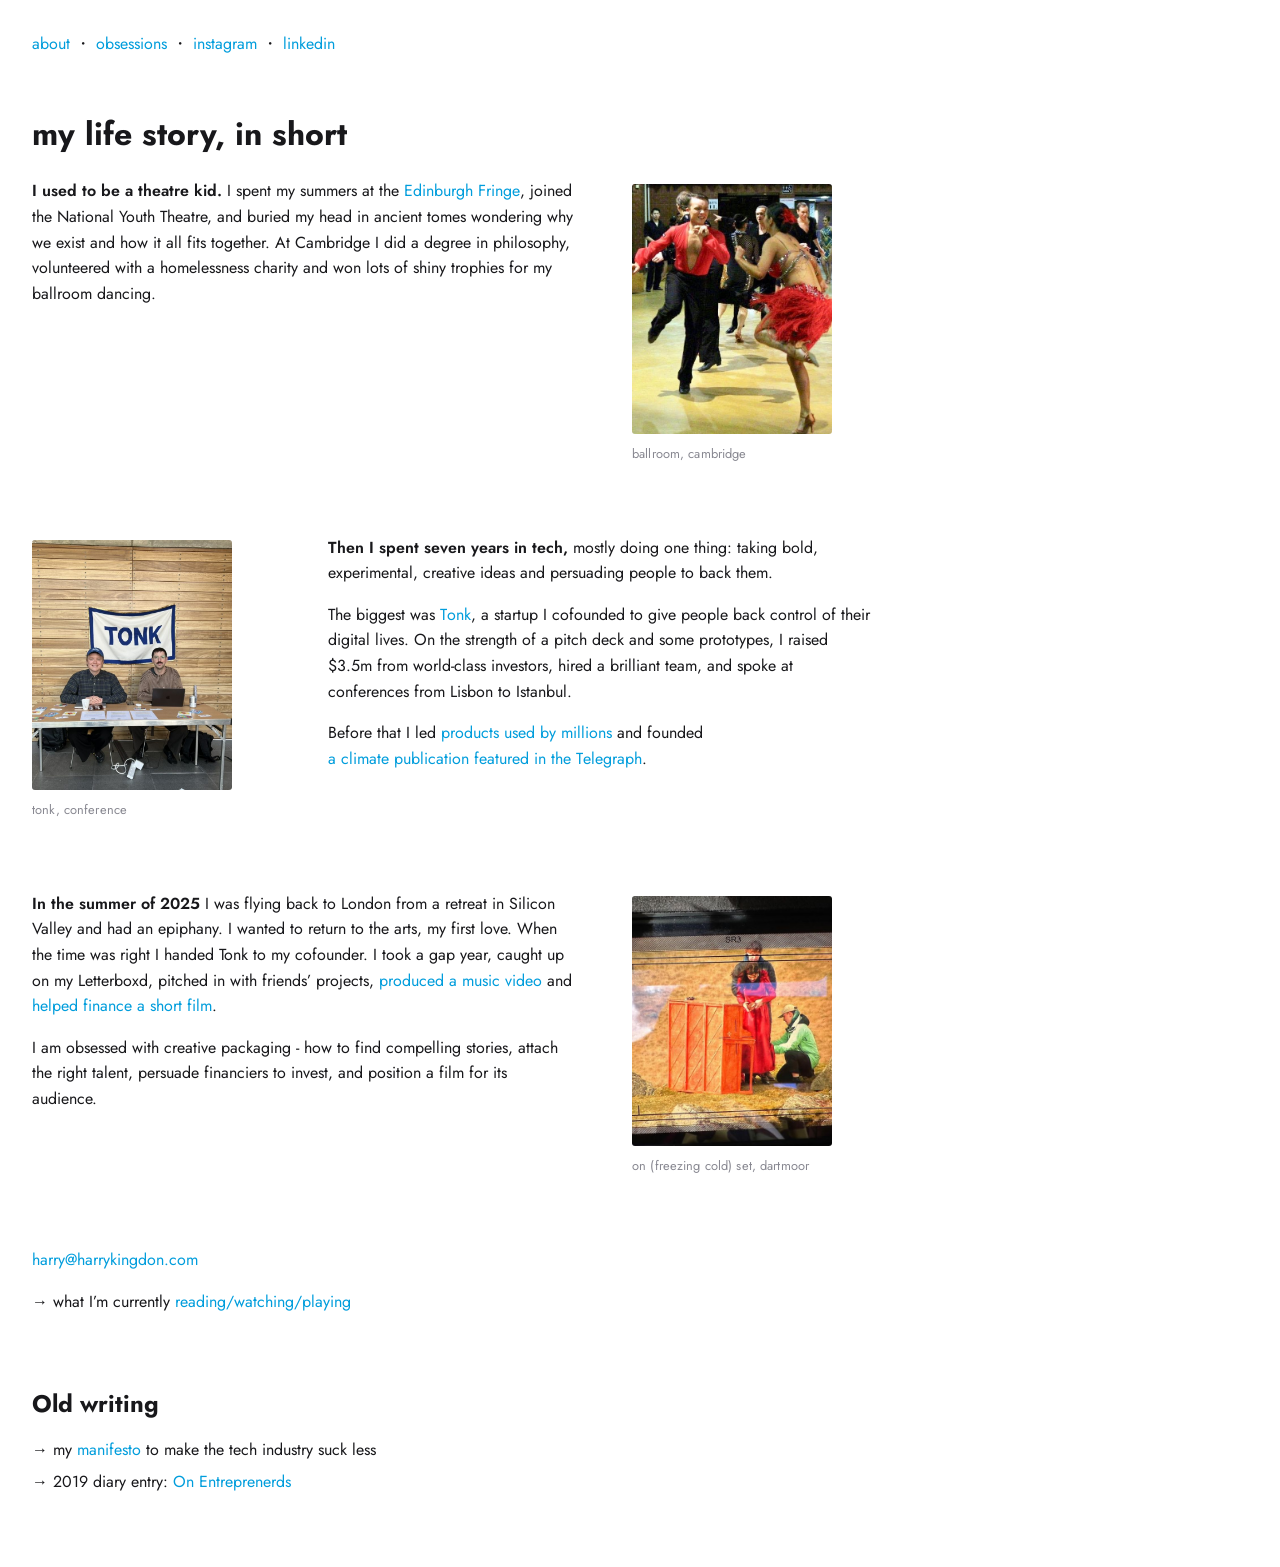
<file: index.html>
<!DOCTYPE html>
<html lang="en">
<head>
    <meta charset="UTF-8">
    <meta name="viewport" content="width=device-width, initial-scale=1.0">
    <title>Harry Kingdon</title>
    <link rel="stylesheet" href="style.css">
    <meta name="description" content="Harry Kingdon: film, tech, and the story so far.">
    <meta property="og:title" content="Harry Kingdon">
    <meta name="twitter:title" content="Harry Kingdon">
    <link rel="icon" href="public/favicon.jpg" type="image/x-icon">
    <link rel="preconnect" href="https://fonts.googleapis.com">
    <link rel="preconnect" href="https://fonts.gstatic.com" crossorigin>
    <link href="https://fonts.googleapis.com/css2?family=Jost:ital,wght@0,100..900;1,100..900&display=swap" rel="stylesheet">
    <style>
        .bio main { max-width: 860px; margin: 3.5rem 0 4rem; }
        .bio section { margin: 0 0 4.5rem; }
        .bio h2 { margin: 0 0 1rem; }
        .bio p, .bio li { line-height: 1.6; max-width: 34rem; }
        .bio p { margin: 0 0 1rem; }
        .bio strong { font-weight: 600; }
        .bio ul { list-style: disc; padding-left: 1.25rem; margin: 0 0 1.2rem; }
        .bio li { margin-bottom: .35rem; padding-left: .2rem; }
        .bio li::marker { color: hsl(240, 4%, 55%); }
        .bio figure { margin: 1.5rem 0 0; max-width: 200px; }
        .bio figure img { width: 100%; aspect-ratio: 4 / 5; object-fit: cover; display: block; border-radius: 3px; }
        .bio figcaption { margin-top: .6rem; font-size: .8rem; color: hsl(240, 4%, 55%); letter-spacing: .01em; }
        .bio .placeholder { border-radius: 3px; aspect-ratio: 4 / 5; background-color: hsl(40, 10%, 95%); display: flex; align-items: center;
                            justify-content: center; font-size: .8rem; color: hsl(240, 4%, 55%); text-align: center; padding: 1rem; }
        .bio .old p { margin-bottom: .4rem; }
        .bio .blue { color: #009DDC; }
        @media (max-width: 819px) {
            .bio figure { margin: 2rem auto 0; max-width: 240px; }
            .bio figcaption { text-align: center; }
        }
        @media (min-width: 820px) {
            .bio section.photo { display: grid; grid-template-columns: minmax(0, 34rem) 240px; column-gap: 3.5rem; align-items: start; }
            .bio section.photo figure { margin-top: .35rem; }
            .bio section.photo.flip { grid-template-columns: 240px minmax(0, 34rem); }
            .bio section.photo.flip figure { order: -1; }
        }
    </style>
</head>
<body class="bio">
    <header>
        <nav>
            <div class="nav-links">
                <a href="index.html" class="wiggle">about</a>
                ・
                <a href="obsessions.html" class="wiggle">obsessions</a>
                ・
                <a href="https://www.instagram.com/harry_kingdon/" class="wiggle">instagram</a>
                ・
                <a href="https://www.linkedin.com/in/harry-kingdon-12b00a126/" class="wiggle" target="_blank">linkedin</a>
            </div>
        </nav>
    </header>

    <main>
        <h1>my life story, in short</h1>
        <section class="photo">
            <div>
                <p><strong>I used to be a theatre kid.</strong> I spent my summers at the <a href="https://www.britishtheatreguide.info/reviews/the-hampstead-m-pleasance-dome-11861" class="wiggle" target="_blank">Edinburgh Fringe</a>, joined the National Youth Theatre, and buried my head in ancient tomes wondering why we exist and how it all fits together. At Cambridge I did a degree in philosophy, volunteered with a homelessness charity and won lots of shiny trophies for my ballroom dancing.</p>
            </div>
            <figure>
                <img src="public/ballroom.jpg" alt="Harry competing in Latin ballroom dance" loading="lazy" style="object-position: 40% 50%">
                <figcaption>ballroom, cambridge</figcaption>
            </figure>
        </section>
        <section class="photo flip">
            <div>
                <p><strong>Then I spent seven years in tech,</strong> mostly doing one thing: taking bold, experimental, creative ideas and persuading people to back them.</p>
                <p>The biggest was <a href="https://tonk.xyz" class="wiggle" target="_blank">Tonk</a>, a startup I cofounded to give people back control of their digital lives. On the strength of a pitch deck and some prototypes, I raised $3.5m from world-class investors, hired a brilliant team, and spoke at conferences from Lisbon to Istanbul.</p>
                <p>Before that I led <a href="https://www.standard.co.uk/culture/gaming/fortnite-epic-games-children-kids-cabined-accounts-online-safety-b1046130.html" class="wiggle" target="_blank">products used by millions</a> and founded <a href="https://www.telegraph.co.uk/food-and-drink/features/takeaway-pints-rage-plastic-pollution/" class="wiggle" target="_blank">a climate publication featured in the Telegraph</a>.</p>
            </div>
            <figure>
                <img src="public/tonk-cambridge.jpg" alt="Harry at a Tonk stand in Cambridge" loading="lazy" style="object-position: 72% 50%">
                <figcaption>tonk, conference</figcaption>
            </figure>
        </section>
        <section class="photo">
            <div>
                <p><strong>In the summer of 2025</strong> I was flying back to London from a retreat in Silicon Valley and had an epiphany. I wanted to return to the arts, my first love. When the time was right I handed Tonk to my cofounder. I took a gap year, caught up on my Letterboxd, pitched in with friends’ projects, <a href="https://www.youtube.com/watch?v=N9InkmoVCoE" class="wiggle" target="_blank">produced a music video</a> and <a href="https://emmaparkinson.co.uk/" class="wiggle" target="_blank">helped finance a short film</a>.</p>
                <p>I am obsessed with creative packaging - how to find compelling stories, attach the right talent, persuade financiers to invest, and position a film for its audience.</p>
            </div>
            <figure>
                <img src="public/dartmoor.jpg" alt="On location in Dartmoor, seen through the camera monitor" loading="lazy" style="object-position: 52% 50%">
                <figcaption>on (freezing cold) set, dartmoor</figcaption>
            </figure>
        </section>
        <section>
            <div>
                <p><a href="mailto:harry@harrykingdon.com" class="wiggle">harry@harrykingdon.com</a></p>
                <p>→ what I’m currently <a href="obsessions.html" class="wiggle">reading/watching/playing</a></p>
            </div>
        </section>
        <section class="old">
            <h2>Old writing</h2>
            <p>→ my <a href="dream.html" class="wiggle">manifesto</a> to make the tech industry suck less</p>
            <p>→ 2019 diary entry: <a href="https://medium.com/swlh/on-entreprenerds-59a8c569f915" class="wiggle" target="_blank">On Entreprenerds</a></p>
        </section>
    </main>
</body>
<script>
    document.querySelectorAll('.wiggle').forEach(link => {
        const text = link.textContent;
        link.textContent = '';
        [...text].forEach((char, i) => {
            const span = document.createElement('span');
            span.textContent = char === ' ' ? '\u00A0' : char;
            span.style.setProperty('--i', i);
            link.appendChild(span);
        });
    });
</script>
<script>
    document.querySelectorAll('.wiggle_static').forEach(link => {
        const text = link.textContent;
        link.textContent = '';
        [...text].forEach((char, i) => {
            const span = document.createElement('span');
            span.textContent = char === ' ' ? '\u00A0' : char;
            span.style.setProperty('--i', i);
            link.appendChild(span);
        });
    });
</script>
</html>
</file>
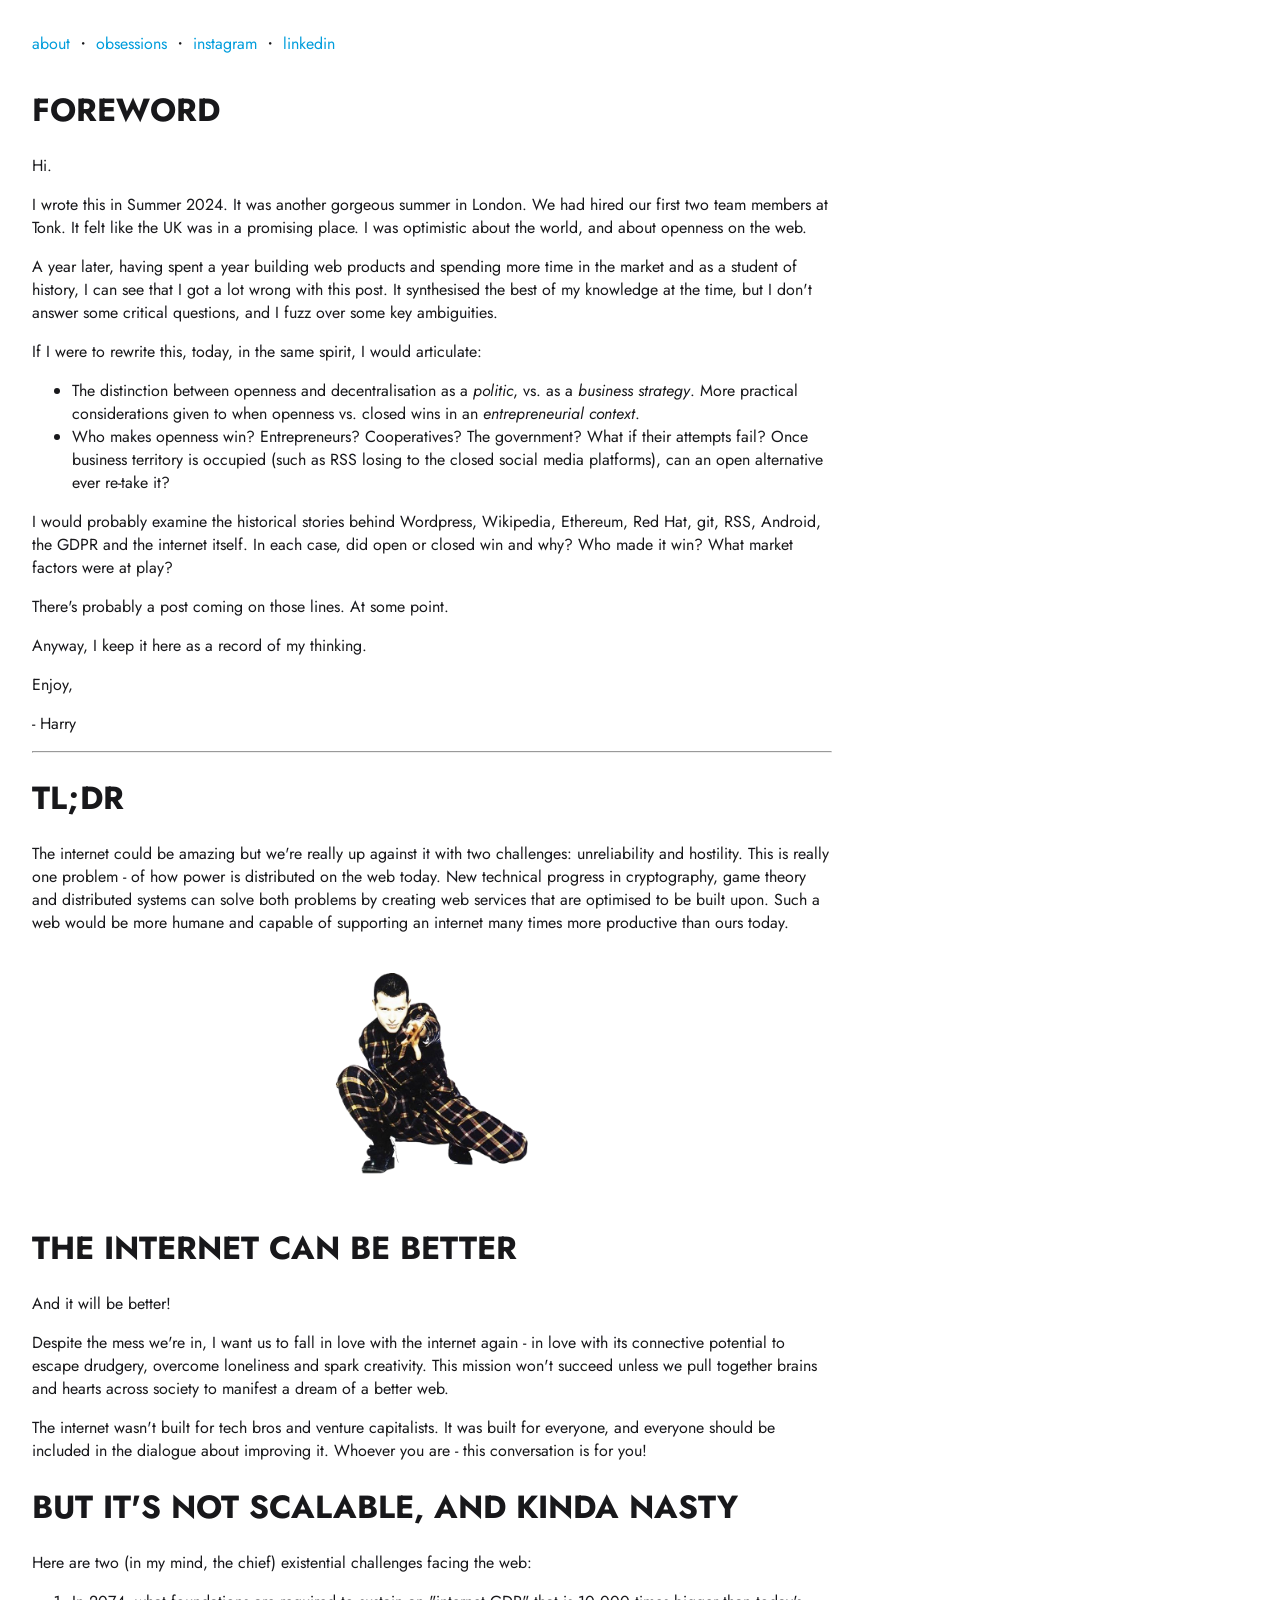
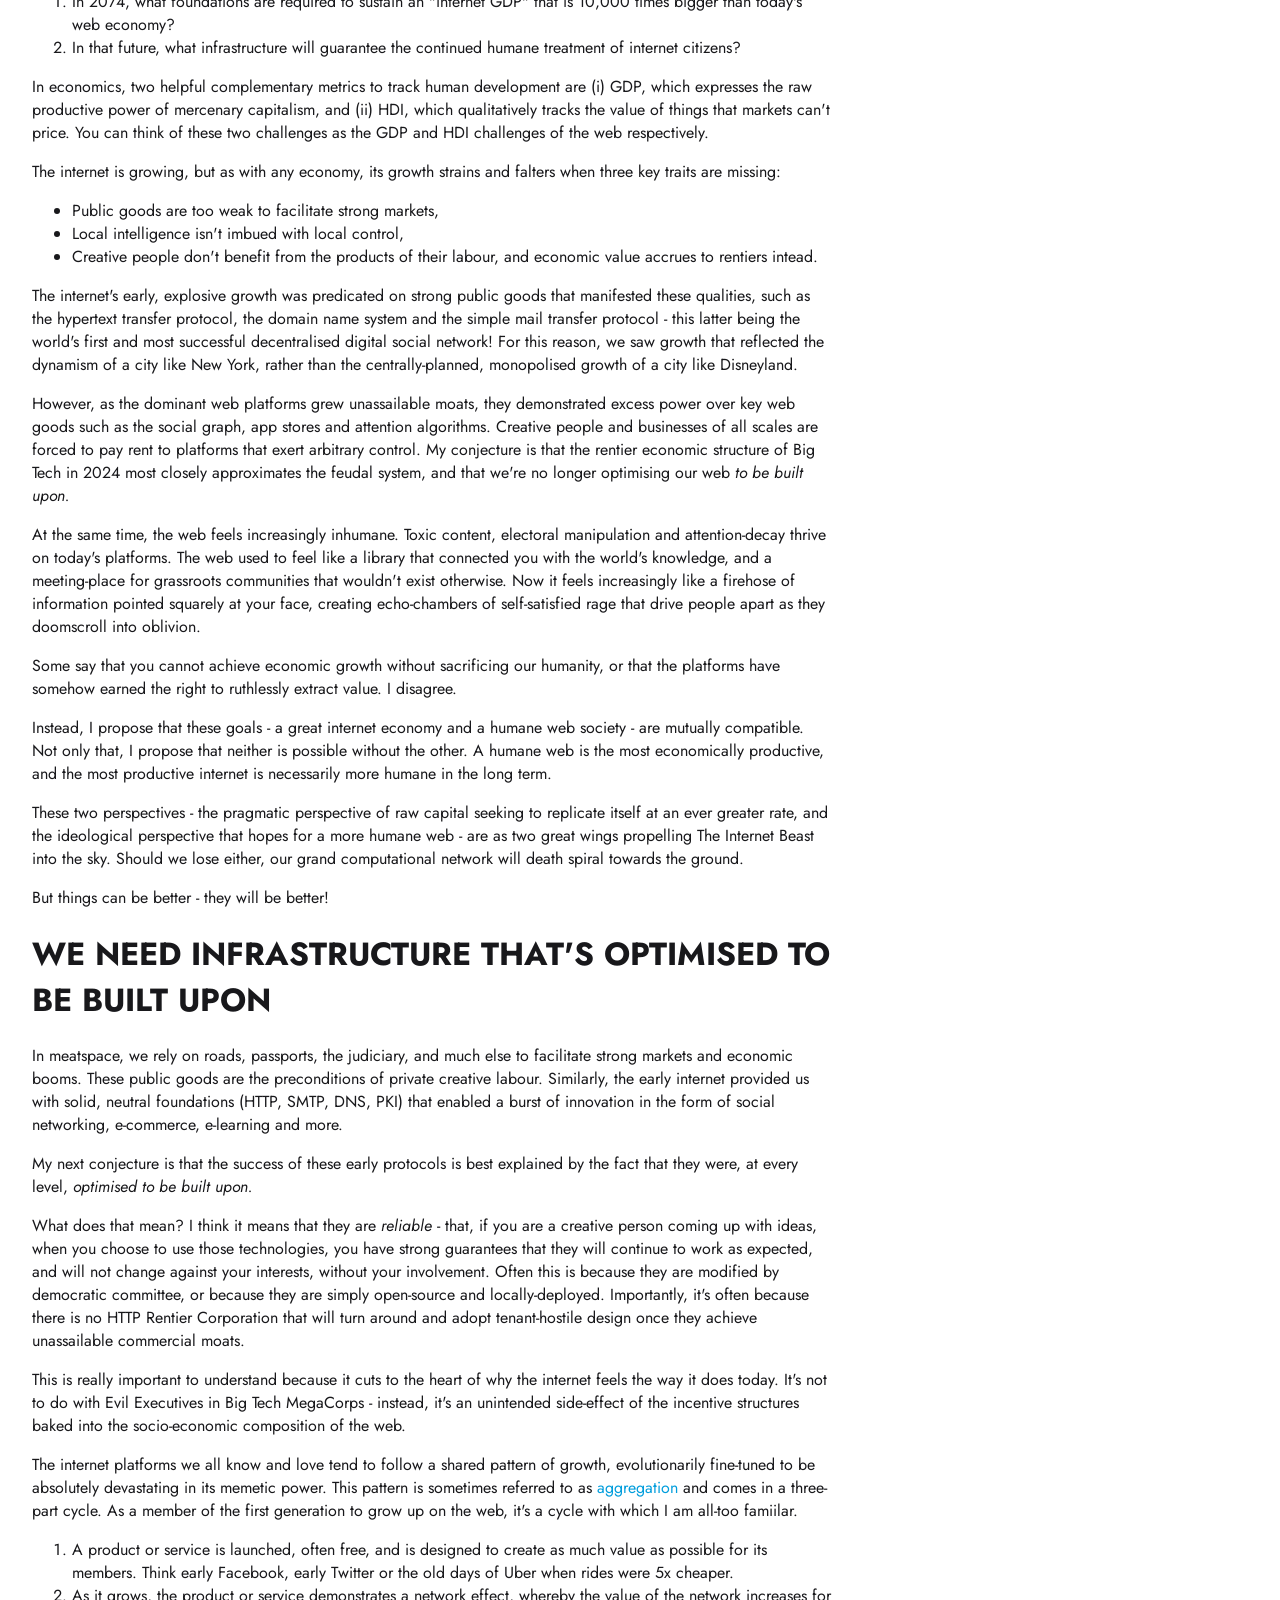
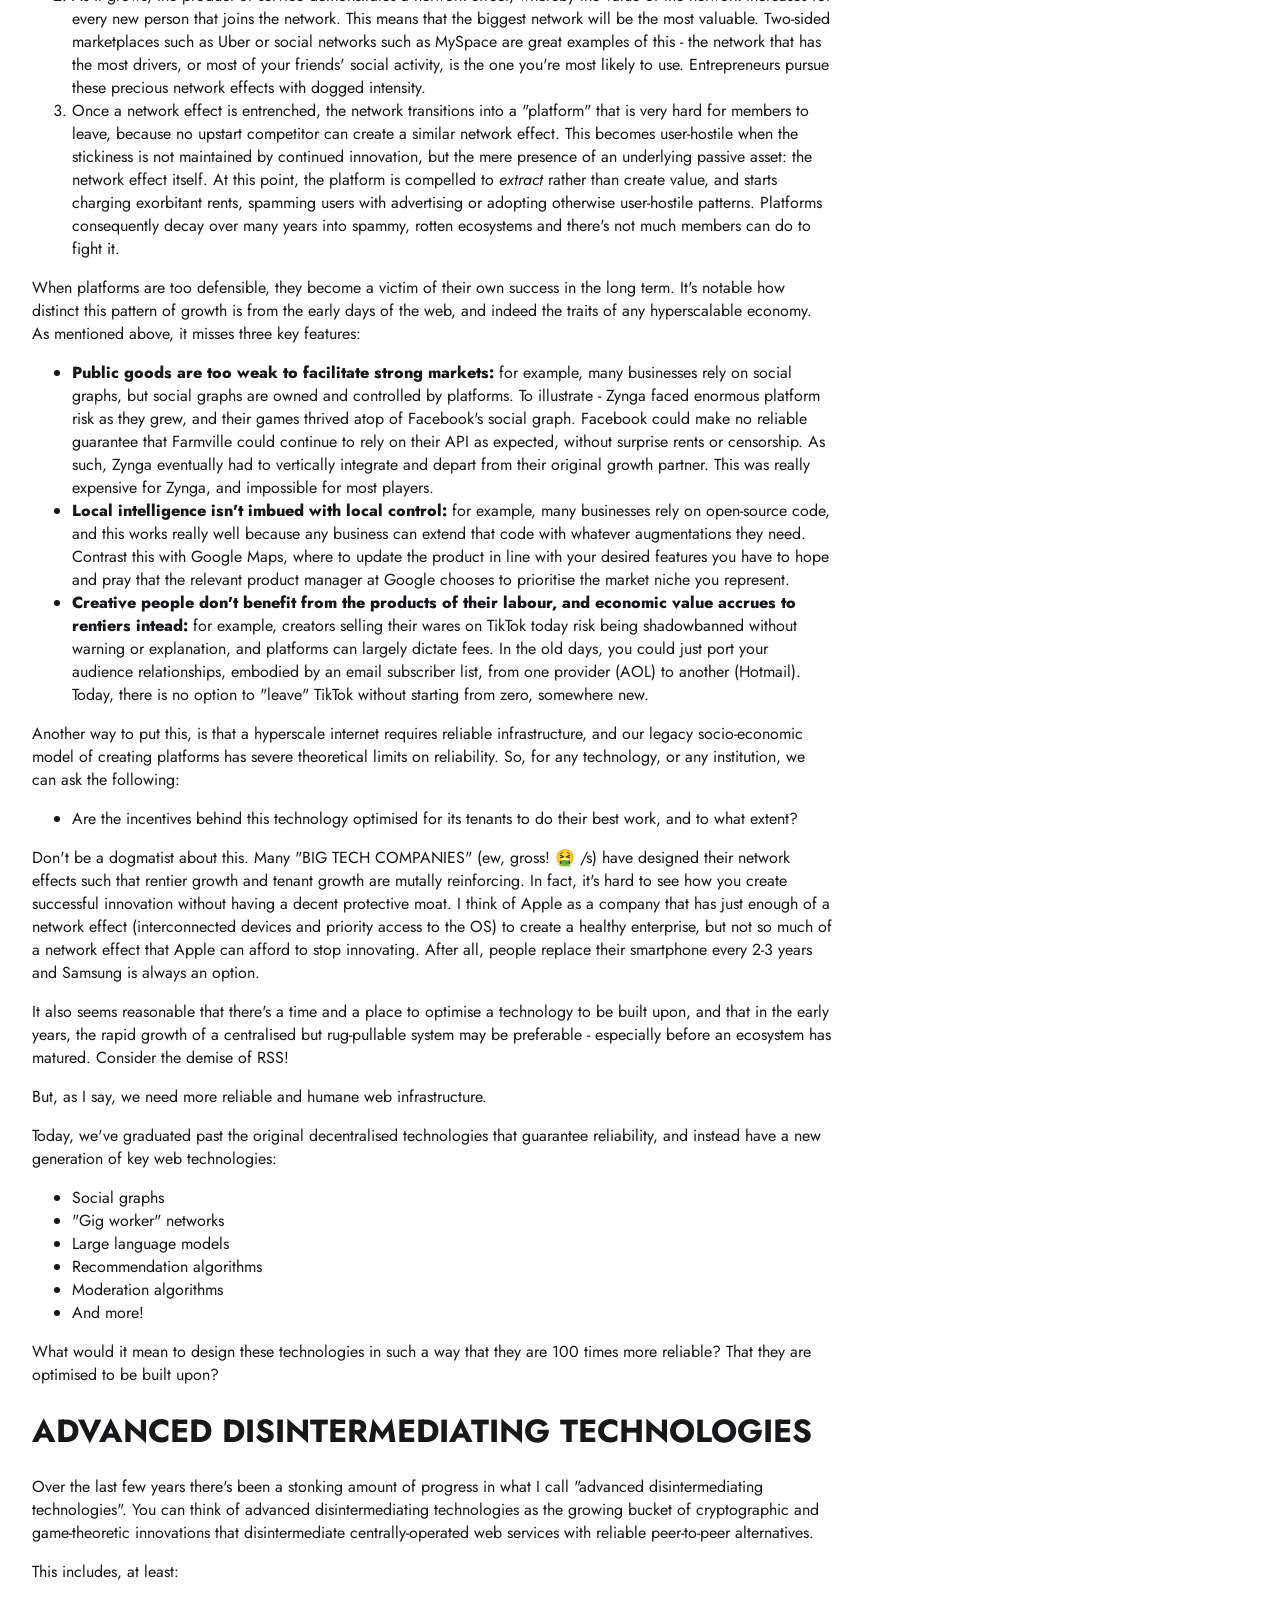
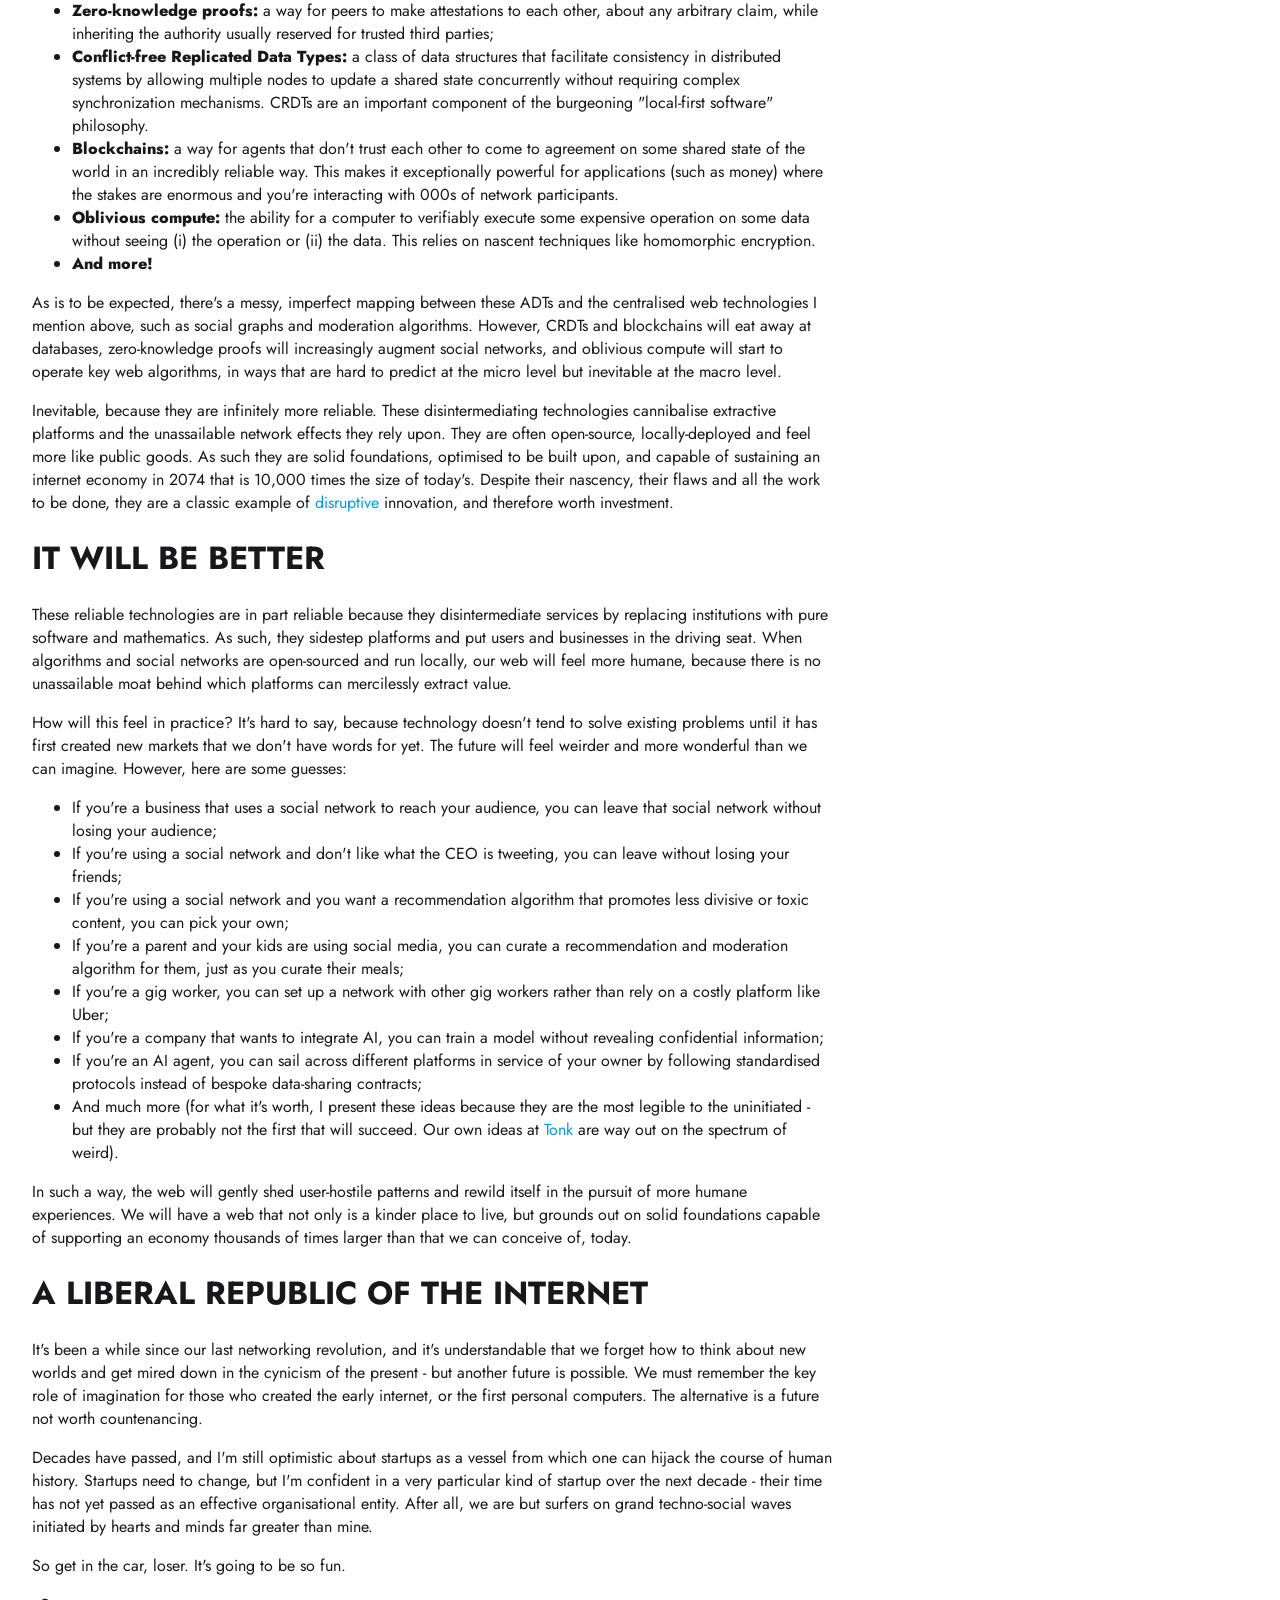
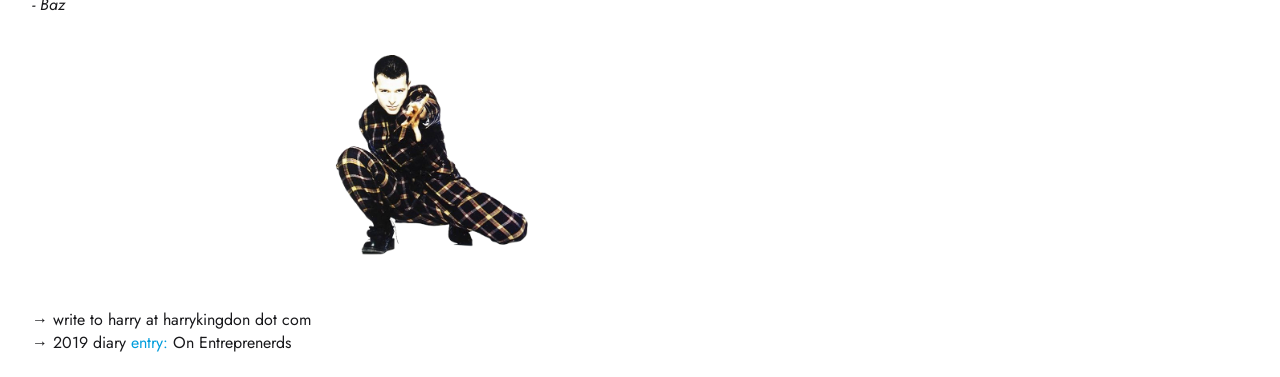
<file: dream.html>
<!DOCTYPE html>
<html lang="en">
<head>
    <meta charset="UTF-8">
    <meta name="viewport" content="width=device-width, initial-scale=1.0">
    <title>Harry Kingdon</title>
    <link rel="stylesheet" href="style.css">
    <meta name="description" content="You're not hardcore unless you live hardcore">
    <meta property="og:title" content="Harry Kingdon">
    <meta name="twitter:title" content="Harry Kingdon">
    <link rel="icon" href="public/favicon.jpg" type="image/x-icon">
    <link rel="preconnect" href="https://fonts.googleapis.com">
    <link rel="preconnect" href="https://fonts.gstatic.com" crossorigin>
    <link href="https://fonts.googleapis.com/css2?family=Jost:ital,wght@0,100..900;1,100..900&display=swap" rel="stylesheet">
</head>
<body>
    <header>
        <nav>
            <div class="nav-links">
                <a href="index.html" class="wiggle">about</a>
                ・
                <a href="obsessions.html" class="wiggle">obsessions</a>
                ・
                <a href="https://www.instagram.com/harry_kingdon/" class="wiggle">instagram</a>
                ・
                <a href="https://www.linkedin.com/in/harry-kingdon-12b00a126/" class="wiggle" target="_blank">linkedin</a>
            </div>
        </nav>
    </header>

    <main class="dream_container">
        <h1>FOREWORD</h1>
        <p>Hi.</p>
        <p>I wrote this in Summer 2024. It was another gorgeous summer in London. We had hired our first two team members at Tonk. It felt like the UK was in a promising place. I was optimistic about the world, and about openness on the web.</p>
        <p>A year later, having spent a year building web products and spending more time in the market and as a student of history, I can see that I got a lot wrong with this post. It synthesised the best of my knowledge at the time, but I don't answer some critical questions, and I fuzz over some key ambiguities.</p>
        <p>If I were to rewrite this, today, in the same spirit, I would articulate:</p>
        <ul>
            <li>The distinction between openness and decentralisation as a <em>politic</em>, vs. as a <em>business strategy</em>. More practical considerations given to when openness vs. closed wins in an <em>entrepreneurial context</em>.</li>
            <li>Who makes openness win? Entrepreneurs? Cooperatives? The government? What if their attempts fail? Once business territory is occupied (such as RSS losing to the closed social media platforms), can an open alternative ever re-take it?</li>
        </ul>
        <p>I would probably examine the historical stories behind Wordpress, Wikipedia, Ethereum, Red Hat, git, RSS, Android, the GDPR and the internet itself. In each case, did open or closed win and why? Who made it win? What market factors were at play?</p>
        <p>There's probably a post coming on those lines. At some point.</p>
        <p>Anyway, I keep it here as a record of my thinking.</p>
        <p>Enjoy,</p>
        <p>- Harry</p>
        <hr/>
        <h1>TL;DR</h1>
        <p>The internet could be amazing but we're really up against it with two challenges: unreliability and hostility. This is really one problem - of how power is distributed on the web today. New technical progress in cryptography, game theory and distributed systems can solve both problems by creating web services that are optimised to be built upon. Such a web would be more humane and capable of supporting an internet many times more productive than ours today.</p>
        <br/>    
        <div class="dream"> 
            <a href="https://www.youtube.com/watch?v=V6QhAZckY8w" target="_blank">
                <img src="public/dream.png" alt="D:Ream singing things can only get better" />
            </a>
        </div>
        <br/>
        <h1>THE INTERNET CAN BE BETTER</h1>
        <p>And it will be better!</p>
        <p>Despite the mess we're in, I want us to fall in love with the internet again - in love with its connective potential to escape drudgery, overcome loneliness and spark creativity. This mission won't succeed unless we pull together brains and hearts across society to manifest a dream of a better web. </p>
        <p>The internet wasn't built for tech bros and venture capitalists. It was built for everyone, and everyone should be included in the dialogue about improving it. Whoever you are - this conversation is for you!</p>

        <h1>BUT IT'S NOT SCALABLE, AND KINDA NASTY</h1>
        <p>Here are two (in my mind, the chief) existential challenges facing the web:</p>
        <ol>
            <li>In 2074, what foundations are required to sustain an "internet GDP" that is 10,000 times bigger than today's web economy?</li>
            <li>In that future, what infrastructure will guarantee the continued humane treatment of internet citizens?</li>
            </ol>
        <p>In economics, two helpful complementary metrics to track human development are (i) GDP, which expresses the raw productive power of mercenary capitalism, and (ii) HDI, which qualitatively tracks the value of things that markets can't price. You can think of these two challenges as the GDP and HDI challenges of the web respectively.</p>
        <p>The internet is growing, but as with any economy, its growth strains and falters when three key traits are missing:</p>

        <ul>
            <li>Public goods are too weak to facilitate strong markets,</li>
            <li>Local intelligence isn't imbued with local control,</li>
            <li>Creative people don't benefit from the products of their labour, and economic value accrues to rentiers intead.</li>
        </ul>
        <p>
            The internet's early, explosive growth was predicated on strong public goods that manifested these qualities, such as the hypertext transfer protocol, the domain name system and the simple mail transfer protocol - this latter being the world's first and most successful decentralised digital social network! For this reason, we saw growth that reflected the dynamism of a city like New York, rather than the centrally-planned, monopolised growth of a city like Disneyland.    
        </p>
        <p>
            However, as the dominant web platforms grew unassailable moats, they demonstrated excess power over key web goods such as the social graph, app stores and attention algorithms. Creative people and businesses of all scales are forced to pay rent to platforms that exert arbitrary control.  My conjecture is that the rentier economic structure of Big Tech in 2024 most closely approximates the feudal system, and that we're no longer optimising our web <em>to be built upon.</em>
        </p>
        <p>At the same time, the web feels increasingly inhumane. Toxic content, electoral manipulation and attention-decay thrive on today's platforms. The web used to feel like a library that connected you with the world's knowledge, and a meeting-place for grassroots communities that wouldn't exist otherwise. Now it feels increasingly like a firehose of information pointed squarely at your face, creating echo-chambers of self-satisfied rage that drive people apart as they doomscroll into oblivion.
        </p>
        <p>Some say that you cannot achieve economic growth without sacrificing our humanity, or that the platforms have somehow earned the right to ruthlessly extract value. I disagree.</p>
        <p>Instead, I propose that these goals - a great internet economy and a humane web society - are mutually compatible. Not only that, I propose that neither is possible without the other. A humane web is the most economically productive, and the most productive internet is necessarily more humane in the long term.</p>
        <p>These two perspectives - the pragmatic perspective of raw capital seeking to replicate itself at an ever greater rate, and the ideological perspective that hopes for a more humane web - are as two great wings propelling The Internet Beast into the sky. Should we lose either, our grand computational network will death spiral towards the ground.</p>
        <p>But things can be better - they will be better!</p>

        <h1>WE NEED INFRASTRUCTURE THAT'S OPTIMISED TO BE BUILT UPON</h1>
        <p>In meatspace, we rely on roads, passports, the judiciary, and much else to facilitate strong markets and economic booms. These public goods are the preconditions of private creative labour. Similarly, the early internet provided us with solid, neutral foundations (HTTP, SMTP, DNS, PKI) that enabled a burst of innovation in the form of social networking, e-commerce, e-learning and more.</p>
        <p>My next conjecture is that the success of these early protocols is best explained by the fact that they were, at every level, <em>optimised to be built upon.</em></p>
        <p>What does that mean? I think it means that they are <em>reliable</em> - that, if you are a creative person coming up with ideas, when you choose to use those technologies, you have strong guarantees that they will continue to work as expected, and will not change against your interests, without your involvement. Often this is because they are modified by democratic committee, or because they are simply open-source and locally-deployed. Importantly, it's often because there is no HTTP Rentier Corporation that will turn around and adopt tenant-hostile design once they achieve unassailable commercial moats.</p>
        <p>This is really important to understand because it cuts to the heart of why the internet feels the way it does today. It's not to do with Evil Executives in Big Tech MegaCorps - instead, it's an unintended side-effect of the incentive structures baked into the socio-economic composition of the web.</p>
        <p>The internet platforms we all know and love tend to follow a shared pattern of growth, evolutionarily fine-tuned to be absolutely devastating in its memetic power. This pattern is sometimes referred to as <a href="https://stratechery.com/aggregation-theory/">aggregation</a> and comes in a three-part cycle. As a member of the first generation to grow up on the web, it's a cycle with which I am all-too famiilar.</p>
        <ol>
        <li>A product or service is launched, often free, and is designed to create as much value as possible for its members. Think early Facebook, early Twitter or the old days of Uber when rides were 5x cheaper.</li>
        <li>As it grows, the product or service demonstrates a network effect, whereby the value of the network increases for every new person that joins the network. This means that the biggest network will be the most valuable. Two-sided marketplaces such as Uber or social networks such as MySpace are great examples of this - the network that has the most drivers, or most of your friends' social activity, is the one you're most likely to use. Entrepreneurs pursue these precious network effects with dogged intensity.</li>
        <li>Once a network effect is entrenched, the network transitions into a "platform" that is very hard for members to leave, because no upstart competitor can create a similar network effect. This becomes user-hostile when the stickiness is not maintained by continued innovation, but the mere presence of an underlying passive asset: the network effect itself. At this point, the platform is compelled to <em>extract</em> rather than create value, and starts charging exorbitant rents, spamming users with advertising or adopting otherwise user-hostile patterns. Platforms consequently decay over many years into spammy, rotten ecosystems and there's not much members can do to fight it.</li>
        </ol>
        <p>When platforms are too defensible, they become a victim of their own success in the long term. It's notable how distinct this pattern of growth is from the early days of the web, and indeed the traits of any hyperscalable economy. As mentioned above, it misses three key features:</p>
        <ul>
        <li><strong>Public goods are too weak to facilitate strong markets:</strong> for example, many businesses rely on social graphs, but social graphs are owned and controlled by platforms. To illustrate - Zynga faced enormous platform risk as they grew, and their games thrived atop of Facebook's social graph. Facebook could make no reliable guarantee that Farmville could continue to rely on their API as expected, without surprise rents or censorship. As such, Zynga eventually had to vertically integrate and depart from their original growth partner. This was really expensive for Zynga, and impossible for most players.</li>
        <li><strong>Local intelligence isn't imbued with local control:</strong> for example, many businesses rely on open-source code, and this works really well because any business can extend that code with whatever augmentations they need. Contrast this with Google Maps, where to update the product in line with your desired features you have to hope and pray that the relevant product manager at Google chooses to prioritise the market niche you represent.</li>
        <li><strong>Creative people don't benefit from the products of their labour, and economic value accrues to rentiers intead:</strong> for example, creators selling their wares on TikTok today risk being shadowbanned without warning or explanation, and platforms can largely dictate fees. In the old days, you could just port your audience relationships, embodied by an email subscriber list, from one provider (AOL) to another (Hotmail). Today, there is no option to "leave" TikTok without starting from zero, somewhere new.</li>
        </ul>
        <p>Another way to put this, is that a hyperscale internet requires reliable infrastructure, and our legacy socio-economic model of creating platforms has severe theoretical limits on reliability. So, for any technology, or any institution, we can ask the following:</p>
            <ul>
                <li>Are the incentives behind this technology optimised for its tenants to do their best work, and to what extent?</li>
            </ul>
        <p>Don't be a dogmatist about this. Many "BIG TECH COMPANIES" (ew, gross! 🤮 /s) have designed their network effects such that rentier growth and tenant growth are mutally reinforcing. In fact, it's hard to see how you create successful innovation without having a decent protective moat. I think of Apple as a company that has just enough of a network effect (interconnected devices and priority access to the OS) to create a healthy enterprise, but not so much of a network effect that Apple can afford to stop innovating. After all, people replace their smartphone every 2-3 years and Samsung is always an option.</p>
        <p>It also seems reasonable that there's a time and a place to optimise a technology to be built upon, and that in the early years, the rapid growth of a centralised but rug-pullable system may be preferable - especially before an ecosystem has matured. Consider the demise of RSS!</p>
        <p>But, as I say, we need more reliable and humane web infrastructure.</p>
        <p>Today, we've graduated past the original decentralised technologies that guarantee reliability, and instead have a new generation of key web technologies:</p>
        <ul>
            <li>Social graphs</li>
            <li>"Gig worker" networks</li>
            <li>Large language models</li>
            <li>Recommendation algorithms</li>
            <li>Moderation algorithms</li>
            <li>And more!</li>
        </ul>
        <p>What would it mean to design these technologies in such a way that they are 100 times more reliable? That they are optimised to be built upon?</p>

        <h1>ADVANCED DISINTERMEDIATING TECHNOLOGIES</h1>
        <p>Over the last few years there's been a stonking amount of progress in what I call "advanced disintermediating technologies". You can think of advanced disintermediating technologies as the growing bucket of cryptographic and game-theoretic innovations that disintermediate centrally-operated web services with reliable peer-to-peer alternatives.</p>
        <p>This includes, at least:</p>
        <ul>
            <li><strong>Zero-knowledge proofs:</strong> a way for peers to make attestations to each other, about any arbitrary claim, while inheriting the authority usually reserved for trusted third parties;</li>
            <li><strong>Conflict-free Replicated Data Types:</strong> a class of data structures that facilitate consistency in distributed systems by allowing multiple nodes to update a shared state concurrently without requiring complex synchronization mechanisms. CRDTs are an important component of the burgeoning "local-first software" philosophy.</li>
        <li><strong>Blockchains:</strong> a way for agents that don't trust each other to come to agreement on some shared state of the world in an incredibly reliable way. This makes it exceptionally powerful for applications (such as money) where the stakes are enormous and you're interacting with 000s of network participants.</li>
            <li><strong>Oblivious compute:</strong> the ability for a computer to verifiably execute some expensive operation on some data without seeing (i) the operation or (ii) the data. This relies on nascent techniques like homomorphic encryption.</li>
        <li><strong>And more!</strong></li>
        </ul>
        <p>As is to be expected, there's a messy, imperfect mapping between these ADTs and the centralised web technologies I mention above, such as social graphs and moderation algorithms. However, CRDTs and blockchains will eat away at databases, zero-knowledge proofs will increasingly augment social networks, and oblivious compute will start to operate key web algorithms, in ways that are hard to predict at the micro level but inevitable at the macro level.</p>
        <p>Inevitable, because they are infinitely more reliable. These disintermediating technologies cannibalise extractive platforms and the unassailable network effects they rely upon. They are often open-source, locally-deployed and feel more like public goods. As such they are solid foundations, optimised to be built upon, and capable of sustaining an internet economy in 2074 that is 10,000 times the size of today's. Despite their nascency, their flaws and all the work to be done, they are a classic example of <a href="https://hbr.org/2015/12/what-is-disruptive-innovation" target="_blank">disruptive</a> innovation, and therefore worth investment.</p>
        <h1>IT WILL BE BETTER</h1>
        <p>These reliable technologies are in part reliable because they disintermediate services by replacing institutions with pure software and mathematics. As such, they sidestep platforms and put users and businesses in the driving seat. When algorithms and social networks are open-sourced and run locally, our web will feel more humane, because there is no unassailable moat behind which platforms can mercilessly extract value.</p>
        <p>How will this feel in practice? It's hard to say, because technology doesn't tend to solve existing problems until it has first created new markets that we don't have words for yet. The future will feel weirder and more wonderful than we can imagine. However, here are some guesses:</p>
        
        <ul>
            <li>If you're a business that uses a social network to reach your audience, you can leave that social network without losing your audience;</li>
            <li>If you're using a social network and don't like what the CEO is tweeting, you can leave without losing your friends;</li>
            <li>If you're using a social network and you want a recommendation algorithm that promotes less divisive or toxic content, you can pick your own;</li>
            <li>If you're a parent and your kids are using social media, you can curate a recommendation and moderation algorithm for them, just as you curate their meals;</li>
            <li>If you're a gig worker, you can set up a network with other gig workers rather than rely on a costly platform like Uber;</li>
            <li>If you're a company that wants to integrate AI, you can train a model without revealing confidential information;</li>
            <li>If you're an AI agent, you can sail across different platforms in service of your owner by following standardised protocols instead of bespoke data-sharing contracts;</li>
            <li>And much more (for what it's worth, I present these ideas because they are the most legible to the uninitiated - but they are probably not the first that will succeed. Our own ideas at <a href="https://tonk.xyz">Tonk</a> are way out on the spectrum of weird).</li>
        </ul>
            
        <p>In such a way, the web will gently shed user-hostile patterns and rewild itself in the pursuit of more humane experiences. We will have a web that not only is a kinder place to live, but grounds out on solid foundations capable of supporting an economy thousands of times larger than that we can conceive of, today.</p>
        <h1>A LIBERAL REPUBLIC OF THE INTERNET</h1>
        <p>
        It's been a while since our last networking revolution, and it's understandable that we forget how to think about new worlds and get mired down in the cynicism of the present - but another future is possible. We must remember the key role of imagination for those who created the early internet, or the first personal computers. The alternative is a future not worth countenancing.
        </p>
        <p>Decades have passed, and I'm still optimistic about startups as a vessel from which one can hijack the course of human history. Startups need to change, but I'm confident in a very particular kind of startup over the next decade -  their time has not yet passed as an effective organisational entity. After all, we are but surfers on grand techno-social waves initiated by hearts and minds far greater than mine.</p>
        <p>So get in the car, loser. It's going to be so fun.</p>
        <p><em>- Baz</em></p>

        <br/>    
        <div class="dream">
            <a href="https://www.youtube.com/watch?v=V6QhAZckY8w" target="_blank">
                <img src="public/dream.png" alt="D:Ream singing things can only get better" />
            </a>
        </div>
        <br/>
        <br/>
    </main>
    <footer id="footer">
        <p>→ write to harry at harrykingdon dot com</p>
        <p>→ 2019 diary <a href="https://medium.com/swlh/on-entreprenerds-59a8c569f915" class="wiggle" target="_blank">entry:</a> On Entreprenerds</p>
        <br>
    </footer>
</body>
<script>
    document.querySelectorAll('.wiggle').forEach(link => {
        const text = link.textContent;
        link.textContent = '';
        [...text].forEach((char, i) => {
            const span = document.createElement('span');
            span.textContent = char === ' ' ? '\u00A0' : char;
            span.style.setProperty('--i', i);
            link.appendChild(span);
        });
    });
</script>
<script>
    document.querySelectorAll('.wiggle_static').forEach(link => {
        const text = link.textContent;
        link.textContent = '';
        [...text].forEach((char, i) => {
            const span = document.createElement('span');
            span.textContent = char === ' ' ? '\u00A0' : char;
            span.style.setProperty('--i', i);
            link.appendChild(span);
        });
    });
</script>
</html>
</file>
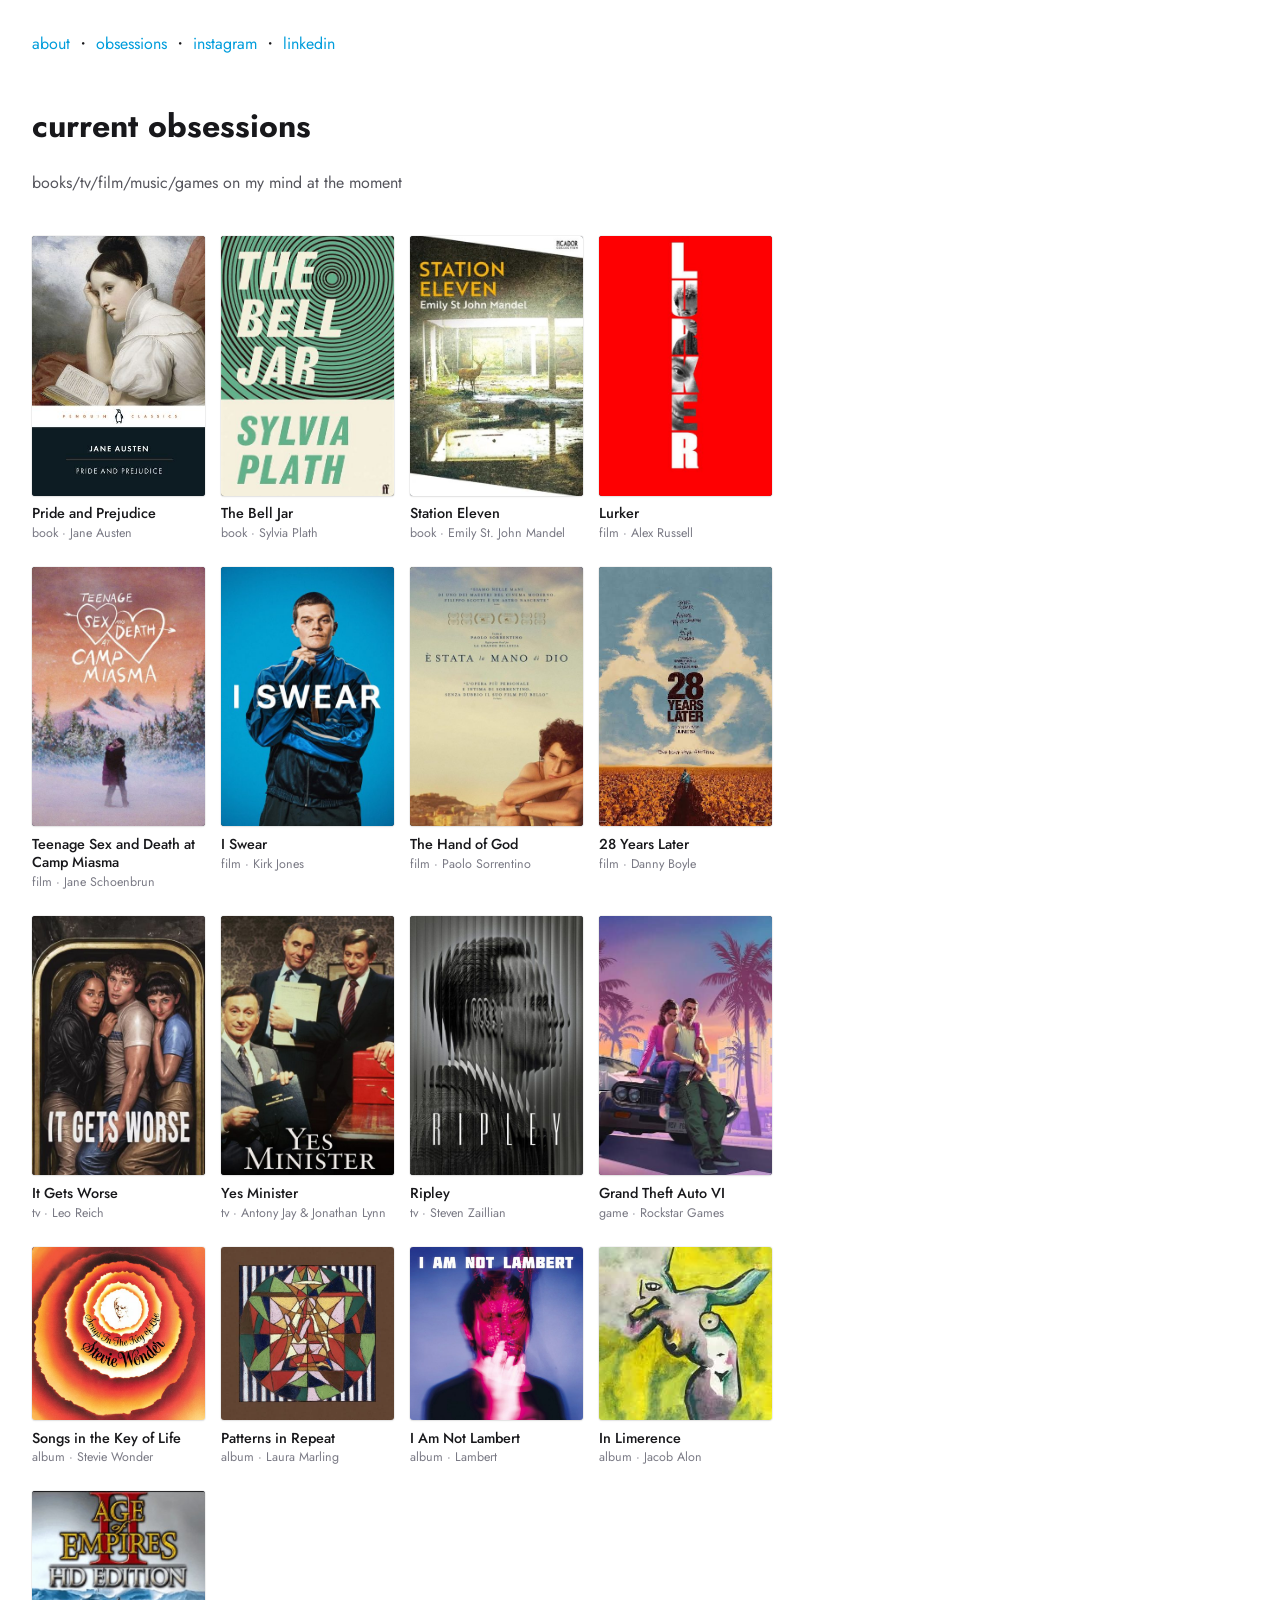
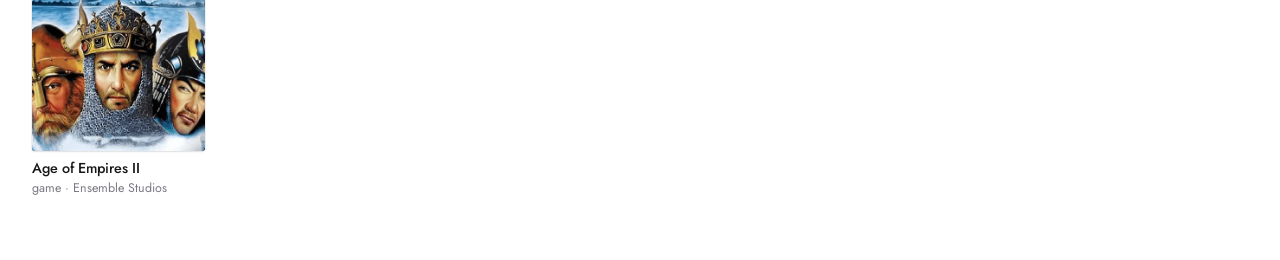
<file: obsessions.html>
<!DOCTYPE html>
<html lang="en">
<head>
    <meta charset="UTF-8">
    <meta name="viewport" content="width=device-width, initial-scale=1.0">
    <title>current obsessions · Harry Kingdon</title>
    <link rel="stylesheet" href="style.css">
    <meta name="description" content="Harry Kingdon: film, tech, and the story so far.">
    <meta property="og:title" content="Harry Kingdon">
    <meta name="twitter:title" content="Harry Kingdon">
    <link rel="icon" href="public/favicon.jpg" type="image/x-icon">
    <link rel="preconnect" href="https://fonts.googleapis.com">
    <link rel="preconnect" href="https://fonts.gstatic.com" crossorigin>
    <link href="https://fonts.googleapis.com/css2?family=Jost:ital,wght@0,100..900;1,100..900&display=swap" rel="stylesheet">
    <style>
        main { max-width: 900px; margin: 3rem 0 4rem; }
        .lead { max-width: 740px; line-height: 1.6; margin: 0 0 2.5rem; color: hsl(240, 4%, 35%); }
        .shelf { list-style: none; padding: 0; margin: 0; display: grid; gap: 26px 16px; max-width: 740px;
                 grid-template-columns: repeat(4, minmax(0, 1fr)); }
        .item .frame { aspect-ratio: 2 / 3; display: flex; align-items: flex-end; }
        .item img { width: 100%; height: 100%; object-fit: cover; display: block; border-radius: 3px;
                    box-shadow: 0 1px 2px rgba(0,0,0,.08), 0 0 0 1px rgba(0,0,0,.05); }
        .item.album .frame { aspect-ratio: 1 / 1; }
        .item .frame { position: relative; background-color: hsl(220, 15%, 18%); border-radius: 3px; }
        .item .frame .ph { position: absolute; left: 12px; right: 12px; bottom: 12px; color: hsl(40, 20%, 92%); background-color: transparent; font-size: 1rem; font-weight: 500; line-height: 1.2; }
        .item.album .frame { background-color: transparent; }
        .item .title { display: block; margin-top: .55rem; font-size: .9rem; font-weight: 500; line-height: 1.25; }
        .item .by { display: block; margin-top: .15rem; font-size: .78rem; color: hsl(240, 4%, 50%); line-height: 1.3; }
        @media (max-width: 600px) { .shelf { grid-template-columns: repeat(2, minmax(0, 1fr)); gap: 20px 12px; } }
    </style>
</head>
<body>
    <header>
        <nav>
            <div class="nav-links">
                <a href="index.html" class="wiggle">about</a>
                ・
                <a href="obsessions.html" class="wiggle">obsessions</a>
                ・
                <a href="https://www.instagram.com/harry_kingdon/" class="wiggle">instagram</a>
                ・
                <a href="https://www.linkedin.com/in/harry-kingdon-12b00a126/" class="wiggle" target="_blank">linkedin</a>
            </div>
        </nav>
    </header>

    <main>
        <h1>current obsessions</h1>
        <p class="lead">books/tv/film/music/games on my mind at the moment</p>
        <ul class="shelf">
            <li class="item">
                <div class="frame"><img src="public/shelf/pride-and-prejudice.jpg" alt="Pride and Prejudice (book) by Jane Austen" loading="lazy"></div>
                <span class="title">Pride and Prejudice</span>
                <span class="by">book · Jane Austen</span>
            </li>
            <li class="item">
                <div class="frame"><img src="public/shelf/the-bell-jar.jpg" alt="The Bell Jar (book) by Sylvia Plath" loading="lazy"></div>
                <span class="title">The Bell Jar</span>
                <span class="by">book · Sylvia Plath</span>
            </li>
            <li class="item">
                <div class="frame"><img src="public/shelf/station-eleven.jpg" alt="Station Eleven (book) by Emily St. John Mandel" loading="lazy"></div>
                <span class="title">Station Eleven</span>
                <span class="by">book · Emily St. John Mandel</span>
            </li>
            <li class="item">
                <div class="frame"><img src="public/shelf/lurker.jpg" alt="Lurker (film) by Alex Russell" loading="lazy"></div>
                <span class="title">Lurker</span>
                <span class="by">film · Alex Russell</span>
            </li>
            <li class="item">
                <div class="frame"><img src="public/shelf/camp-miasma.jpg" alt="Teenage Sex and Death at Camp Miasma (film) by Jane Schoenbrun" loading="lazy"></div>
                <span class="title">Teenage Sex and Death at Camp Miasma</span>
                <span class="by">film · Jane Schoenbrun</span>
            </li>
            <li class="item">
                <div class="frame"><img src="public/shelf/i-swear.jpg" alt="I Swear (film) by Kirk Jones" loading="lazy"></div>
                <span class="title">I Swear</span>
                <span class="by">film · Kirk Jones</span>
            </li>
            <li class="item">
                <div class="frame"><img src="public/shelf/the-hand-of-god.jpg" alt="The Hand of God (film) by Paolo Sorrentino" loading="lazy"></div>
                <span class="title">The Hand of God</span>
                <span class="by">film · Paolo Sorrentino</span>
            </li>
            <li class="item">
                <div class="frame"><span class="ph">28 Years Later</span><img src="public/shelf/28-years-later.jpg" alt="28 Years Later (film) by Danny Boyle" loading="lazy" onerror="this.remove()" style="position: relative;"></div>
                <span class="title">28 Years Later</span>
                <span class="by">film · Danny Boyle</span>
            </li>
            <li class="item">
                <div class="frame"><img src="public/shelf/it-gets-worse.jpg" alt="It Gets Worse (tv) by Leo Reich" loading="lazy"></div>
                <span class="title">It Gets Worse</span>
                <span class="by">tv · Leo Reich</span>
            </li>
            <li class="item">
                <div class="frame"><img src="public/shelf/yes-minister.jpg" alt="Yes Minister (tv) by Antony Jay &amp; Jonathan Lynn" loading="lazy"></div>
                <span class="title">Yes Minister</span>
                <span class="by">tv · Antony Jay &amp; Jonathan Lynn</span>
            </li>
            <li class="item">
                <div class="frame"><img src="public/shelf/ripley.jpg" alt="Ripley (tv) by Steven Zaillian" loading="lazy"></div>
                <span class="title">Ripley</span>
                <span class="by">tv · Steven Zaillian</span>
            </li>
            <li class="item">
                <div class="frame"><img src="public/shelf/gta-vi.jpg" alt="Grand Theft Auto VI (game) by Rockstar Games" loading="lazy"></div>
                <span class="title">Grand Theft Auto VI</span>
                <span class="by">game · Rockstar Games</span>
            </li>
            <li class="item album">
                <div class="frame"><img src="public/shelf/songs-in-the-key-of-life.jpg" alt="Songs in the Key of Life (album) by Stevie Wonder" loading="lazy"></div>
                <span class="title">Songs in the Key of Life</span>
                <span class="by">album · Stevie Wonder</span>
            </li>
            <li class="item album">
                <div class="frame"><img src="public/shelf/patterns-in-repeat.jpg" alt="Patterns in Repeat (album) by Laura Marling" loading="lazy"></div>
                <span class="title">Patterns in Repeat</span>
                <span class="by">album · Laura Marling</span>
            </li>
            <li class="item album">
                <div class="frame"><img src="public/shelf/lambert.jpg" alt="I Am Not Lambert (album) by Lambert" loading="lazy"></div>
                <span class="title">I Am Not Lambert</span>
                <span class="by">album · Lambert</span>
            </li>
            <li class="item album">
                <div class="frame"><img src="public/shelf/in-limerence.jpg" alt="In Limerence (album) by Jacob Alon" loading="lazy"></div>
                <span class="title">In Limerence</span>
                <span class="by">album · Jacob Alon</span>
            </li>
            <li class="item">
                <div class="frame"><img src="public/shelf/age-of-empires.jpg" alt="Age of Empires II (game) by Ensemble Studios" loading="lazy"></div>
                <span class="title">Age of Empires II</span>
                <span class="by">game · Ensemble Studios</span>
            </li>
        </ul>
    </main>
</body>
<script>
    document.querySelectorAll('.wiggle').forEach(link => {
        const text = link.textContent;
        link.textContent = '';
        [...text].forEach((char, i) => {
            const span = document.createElement('span');
            span.textContent = char === ' ' ? '\u00A0' : char;
            span.style.setProperty('--i', i);
            link.appendChild(span);
        });
    });
</script>
<script>
    document.querySelectorAll('.wiggle_static').forEach(link => {
        const text = link.textContent;
        link.textContent = '';
        [...text].forEach((char, i) => {
            const span = document.createElement('span');
            span.textContent = char === ' ' ? '\u00A0' : char;
            span.style.setProperty('--i', i);
            link.appendChild(span);
        });
    });
</script>
</html>
</file>
<file: style.css>
html {
  -webkit-font-smoothing: antialiased;
  -moz-osx-font-smoothing: grayscale;
}

* {
    box-sizing: border-box;
    background-color: hsl(0, 0%, 100%);
}

em { font-style: italic; }
strong { font-weight: 800; }
body {
    font-family: "jost";
    width: 95%;
    margin: auto;
    color: hsl(240, 6%, 10%);
    & p,li,img,h1,h2,h3 {
        opacity: 0;
        transform: translateY(12px);
        animation: fadeUp 0.8s ease-out forwards;
    }
    & div.home {
        & p:nth-of-type(1) { animation-delay: 0.1s; }
        & p:nth-of-type(2) { animation-delay: 0.2s; }
        & p:nth-of-type(3) { animation-delay: 0.3s; }
    
        & li:nth-of-type(1) { animation-delay: 0.4s; }
        & li:nth-of-type(2) { animation-delay: 0.5s; }
        & li:nth-of-type(3) { animation-delay: 0.6s; }
        & li:nth-of-type(4) { animation-delay: 0.7s; }
        & li:nth-of-type(5) { animation-delay: 0.8s; }
        & li:nth-of-type(6) { animation-delay: 0.9s; }
        
        & p:nth-of-type(4) { animation-delay: 1s; }
        & p:nth-of-type(5) { animation-delay: 1.1s; }
        & p:nth-of-type(6) { animation-delay: 1.2s; }
    }
    & a {
        color: #009DDC; 
        text-decoration: none;
        &:hover {
            text-decoration: underline;
        }
        &.wiggle {
            display: inline-block;
            text-decoration: underline;
        }   
        &.wiggle span {
            display: inline-block;
            will-change: transform;
        }
        &.wiggle:hover span {
            animation: snake 400ms ease-in-out infinite;
            animation-delay: calc(var(--i) * 45ms);
        }
    }
    & .wiggle_static {
        display: inline-block;
        text-decoration: underline;
    }   
    & .wiggle_static span {
        display: inline-block;
        will-change: transform;
        animation: snake 2s ease-in-out infinite;
        animation-delay: calc(var(--i) * 300ms);
    }
}

@keyframes snake {
    0%, 100% { transform: translateY(0); }
    50% { transform: translateY(-3px); }
}

@keyframes fadeUp {
  to {
    opacity: 1;
    transform: translateY(0);
  }
}

header {
    margin: 2rem auto;
}

main {
    max-width: 800px;
}

footer {
    & p {
        margin: 0 auto;
        font-size: 1rem;
    }
}

.dream_container {
  & li {
  }
}

.dream {
  margin: auto;
  width: 200px;
  img {
      width: 100%;
  }
}
</file>
